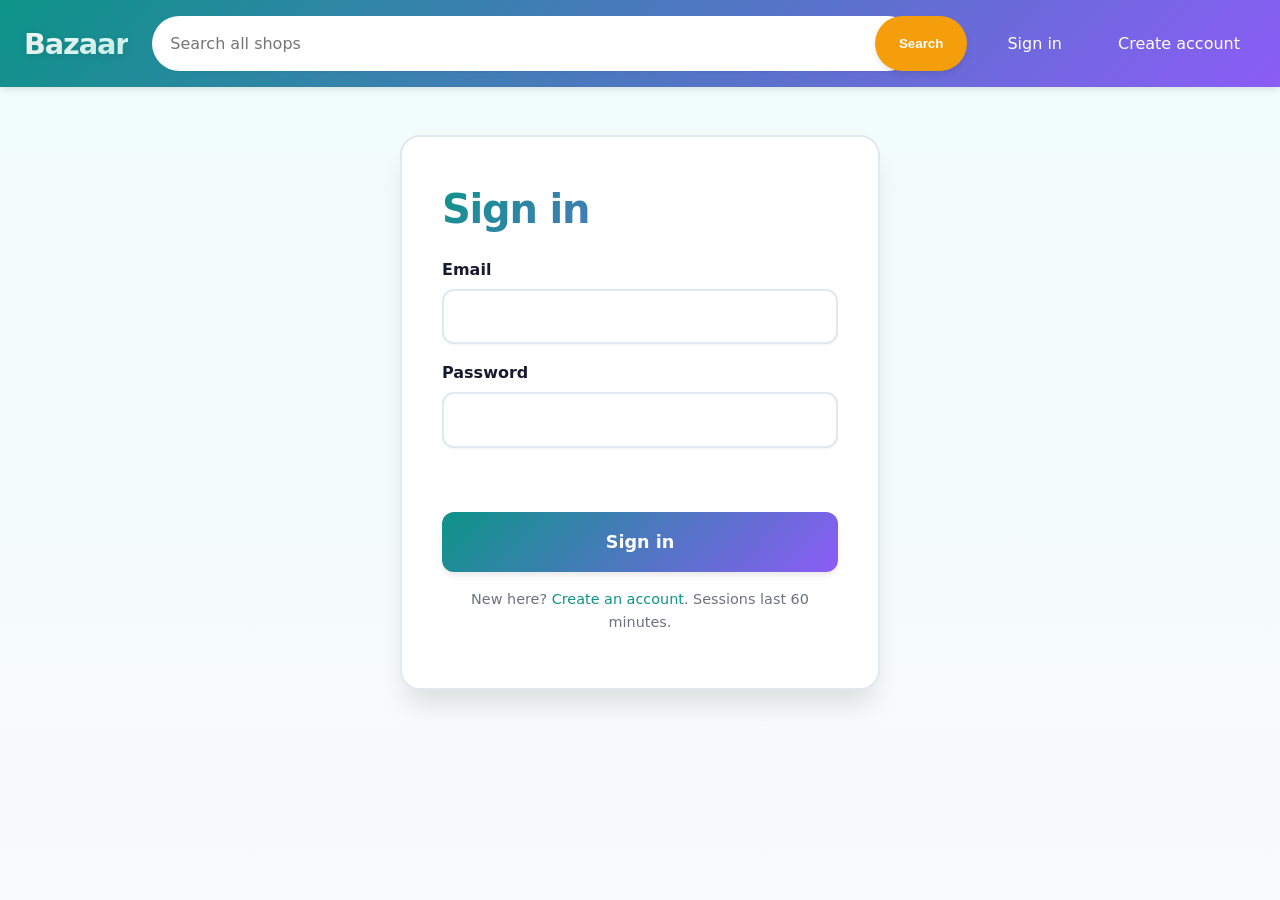
<file: front_end/index.html>
<!DOCTYPE html>
<html lang="en"><head><meta charset="utf-8"><meta name="viewport" content="width=device-width,initial-scale=1">
<title>Bazaar - Shop Local, Shop Smart</title><link rel="stylesheet" href="css/style.css?v=9"></head>
<body><header id="site-header"></header>
<main class="wrap">
<div class="hero">
  <div class="hero-content">
    <div class="hero-text">
      <h2>🛍️ Welcome to Bazaar</h2>
      <p>Discover amazing products from local sellers. Fast delivery, secure payments, and the best deals in town!</p>
    </div>
    <div class="hero-features">
      <div class="feature-card">
        <div class="feature-icon">🚚</div>
        <div class="feature-title">Fast Delivery</div>
        <div class="feature-desc">Get your orders delivered within hours</div>
      </div>
      <div class="feature-card">
        <div class="feature-icon">🔒</div>
        <div class="feature-title">Secure Payments</div>
        <div class="feature-desc">100% secure transactions guaranteed</div>
      </div>
      <div class="feature-card">
        <div class="feature-icon">💰</div>
        <div class="feature-title">Best Prices</div>
        <div class="feature-desc">Competitive prices from local sellers</div>
      </div>
      <div class="feature-card">
        <div class="feature-icon">⭐</div>
        <div class="feature-title">Top Quality</div>
        <div class="feature-desc">Verified sellers with quality products</div>
      </div>
    </div>
  </div>
</div>
<div class="stats-section">
  <div class="stat-card">
    <div class="stat-value">500+</div>
    <div class="stat-label">Products</div>
  </div>
  <div class="stat-card">
    <div class="stat-value">50+</div>
    <div class="stat-label">Sellers</div>
  </div>
  <div class="stat-card">
    <div class="stat-value">1000+</div>
    <div class="stat-label">Orders</div>
  </div>
  <div class="stat-card">
    <div class="stat-value">4.9★</div>
    <div class="stat-label">Rating</div>
  </div>
</div>
<div class="titlebar"><h1 id="title">All products</h1><p id="meta"></p></div>
<div id="grid" class="grid" aria-live="polite" aria-busy="true"></div>
<nav id="pager" class="pager" aria-label="Pagination"></nav>
</main>
<script src="js/config.js"></script><script src="js/utils.js"></script><script src="js/api.js?v=8"></script><script src="js/auth.js"></script><script src="js/cart.js"></script><script src="js/products.js?v=2"></script>
</body></html>
</file>
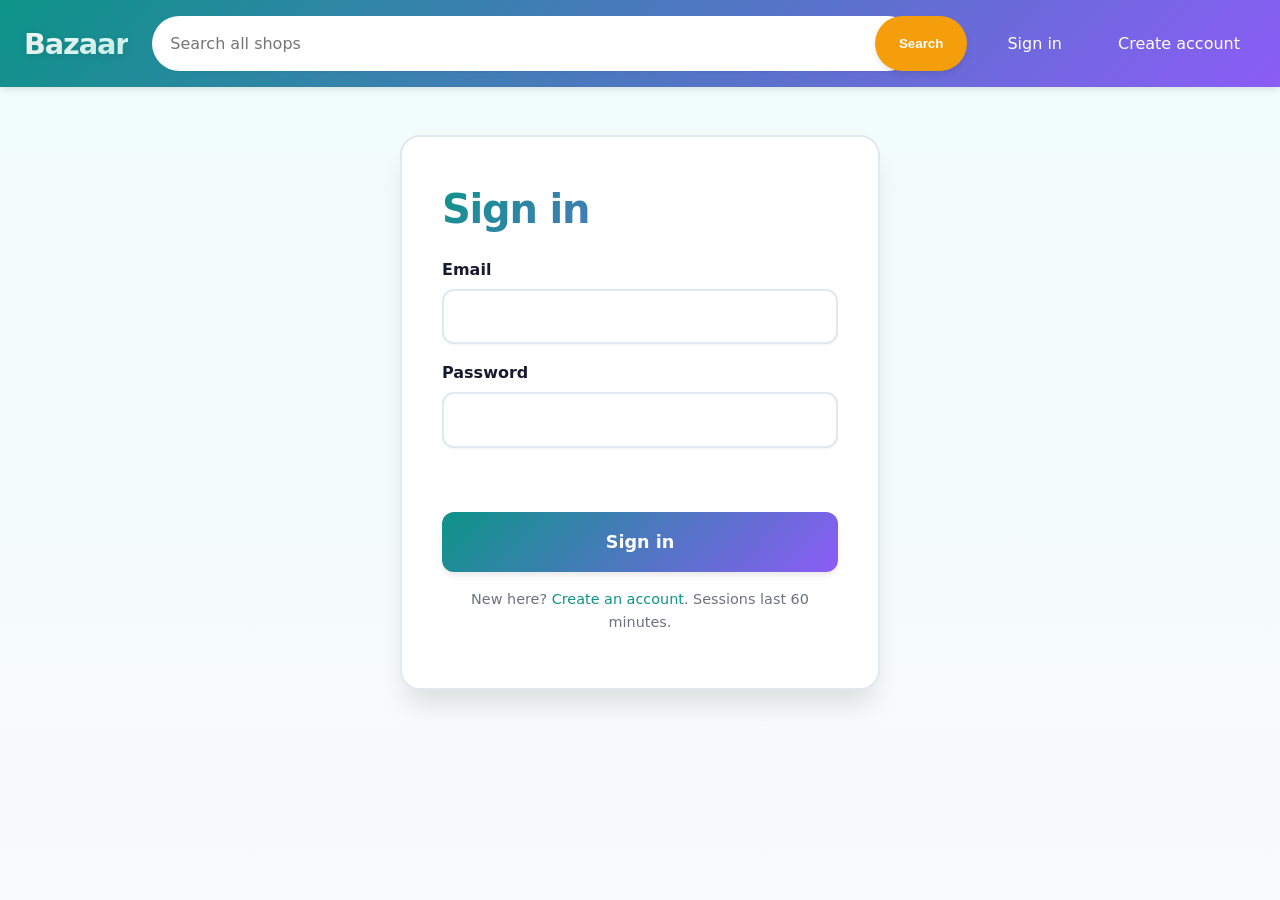
<file: front_end/cart.html>
<!DOCTYPE html>
<html lang="en"><head><meta charset="utf-8"><meta name="viewport" content="width=device-width,initial-scale=1">
<title>Your cart</title><link rel="stylesheet" href="css/style.css"></head>
<body><header id="site-header"></header>
<main class="wrap" id="app"></main>
<script src="js/config.js"></script><script src="js/utils.js"></script><script src="js/api.js"></script><script src="js/auth.js"></script><script src="js/cart.js"></script><script src="js/checkout.js"></script>
</body></html>
</file>
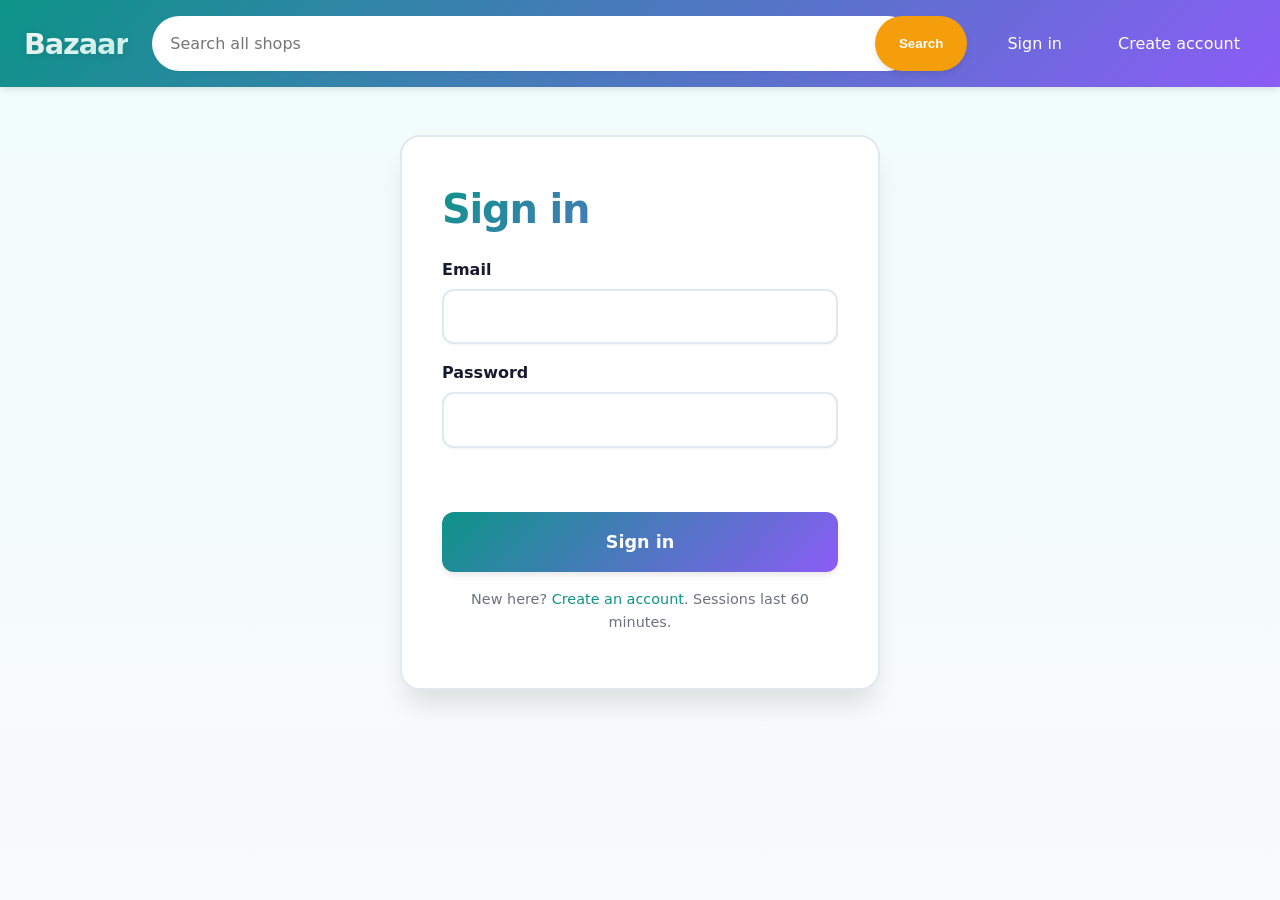
<file: front_end/login.html>
<!DOCTYPE html>
<html lang="en"><head><meta charset="utf-8"><meta name="viewport" content="width=device-width,initial-scale=1">
<title>Sign in</title><link rel="stylesheet" href="css/style.css?v=9"></head>
<body><header id="site-header"></header>
<main class="auth"><h1>Sign in</h1>
<form id="login-form" novalidate>
<label for="email">Email</label><input id="email" name="email" type="email" autocomplete="email" required>
<label for="password">Password</label><input id="password" name="password" type="password" autocomplete="current-password" required>
<p class="form-error" role="alert"></p>
<button class="btn" type="submit">Sign in</button>
</form>
<p class="hint">New here? <a href="register.html">Create an account</a>. Sessions last 60 minutes.</p></main>
<script src="js/config.js"></script><script src="js/utils.js"></script><script src="js/api.js?v=8"></script><script src="js/auth.js"></script><script src="js/cart.js"></script>
<script>renderHeader();</script></body></html>
</file>
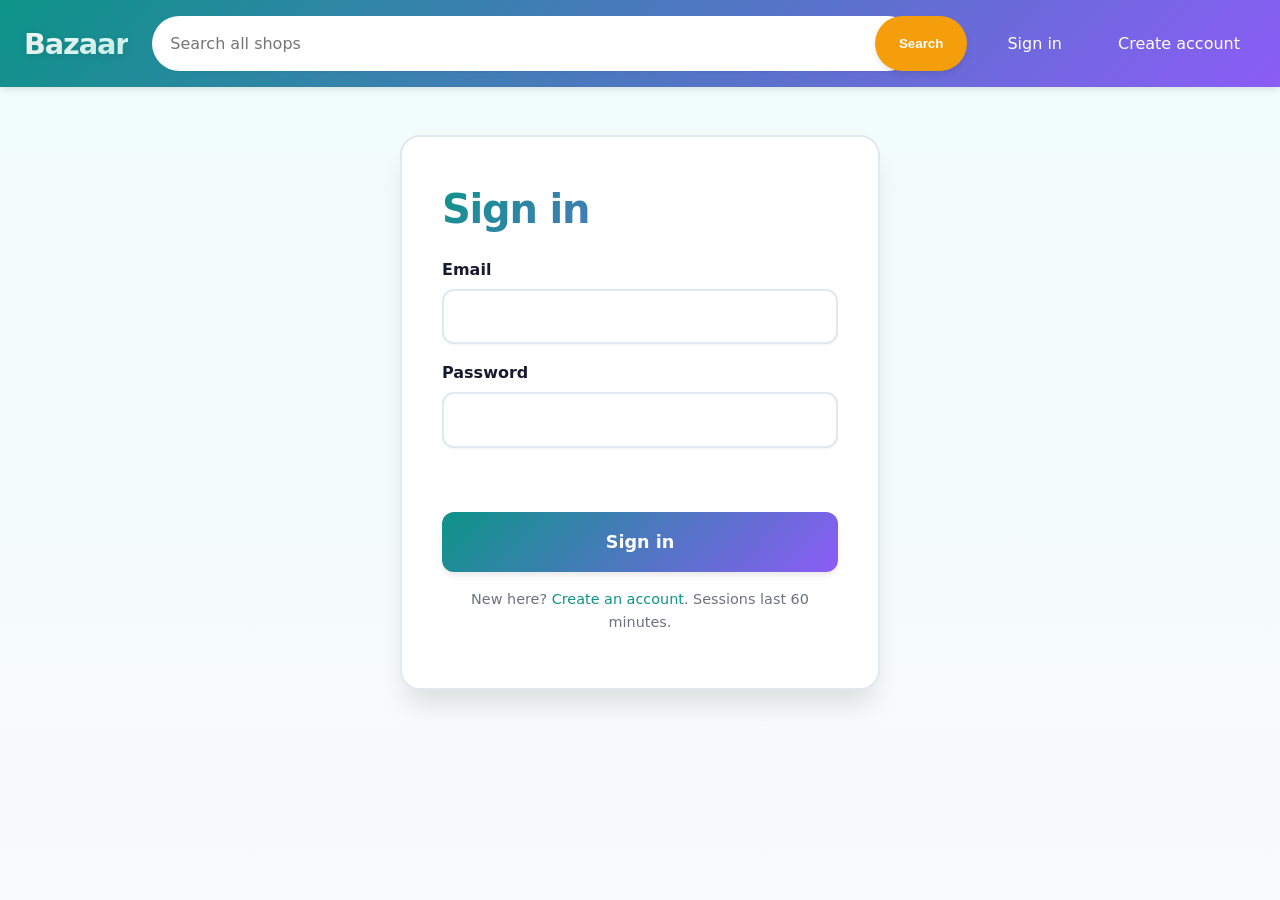
<file: front_end/orders.html>
<!DOCTYPE html>
<html lang="en"><head><meta charset="utf-8"><meta name="viewport" content="width=device-width,initial-scale=1">
<title>My Orders</title><link rel="stylesheet" href="css/style.css?v=12"></head>
<body><header id="site-header"></header>
<main class="wrap" id="app"></main>
<script src="js/config.js"></script><script src="js/utils.js"></script><script src="js/api.js?v=11"></script><script src="js/auth.js"></script><script src="js/cart.js"></script><script src="js/orders.js?v=8"></script>
</body></html>
</file>
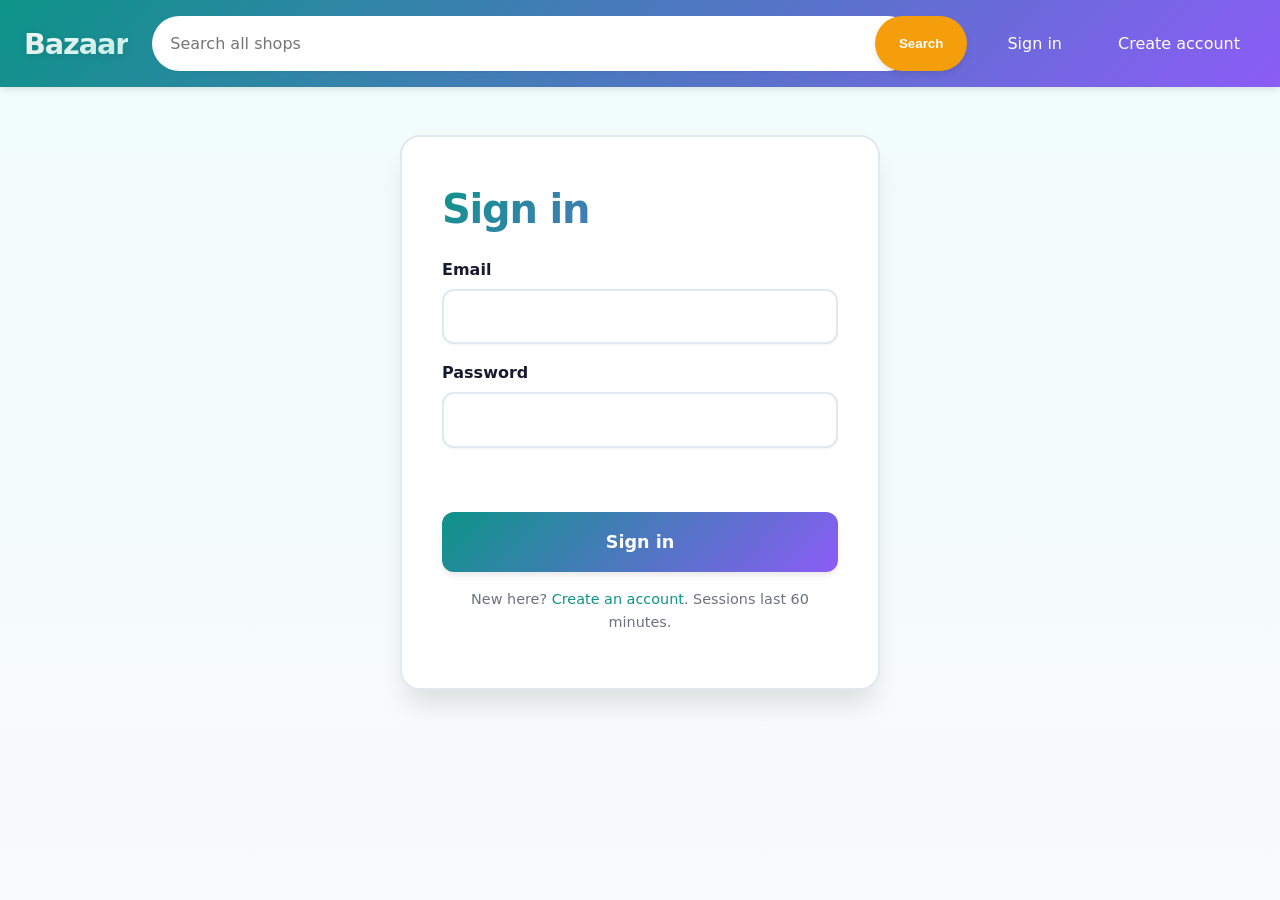
<file: front_end/product-details.html>
<!DOCTYPE html>
<html lang="en"><head><meta charset="utf-8"><meta name="viewport" content="width=device-width,initial-scale=1">
<title>Product</title><link rel="stylesheet" href="css/style.css"></head>
<body><header id="site-header"></header>
<main class="wrap" id="app"></main>
<script src="js/config.js"></script><script src="js/utils.js"></script><script src="js/api.js"></script><script src="js/auth.js"></script><script src="js/cart.js"></script><script src="js/details.js"></script>
</body></html>
</file>
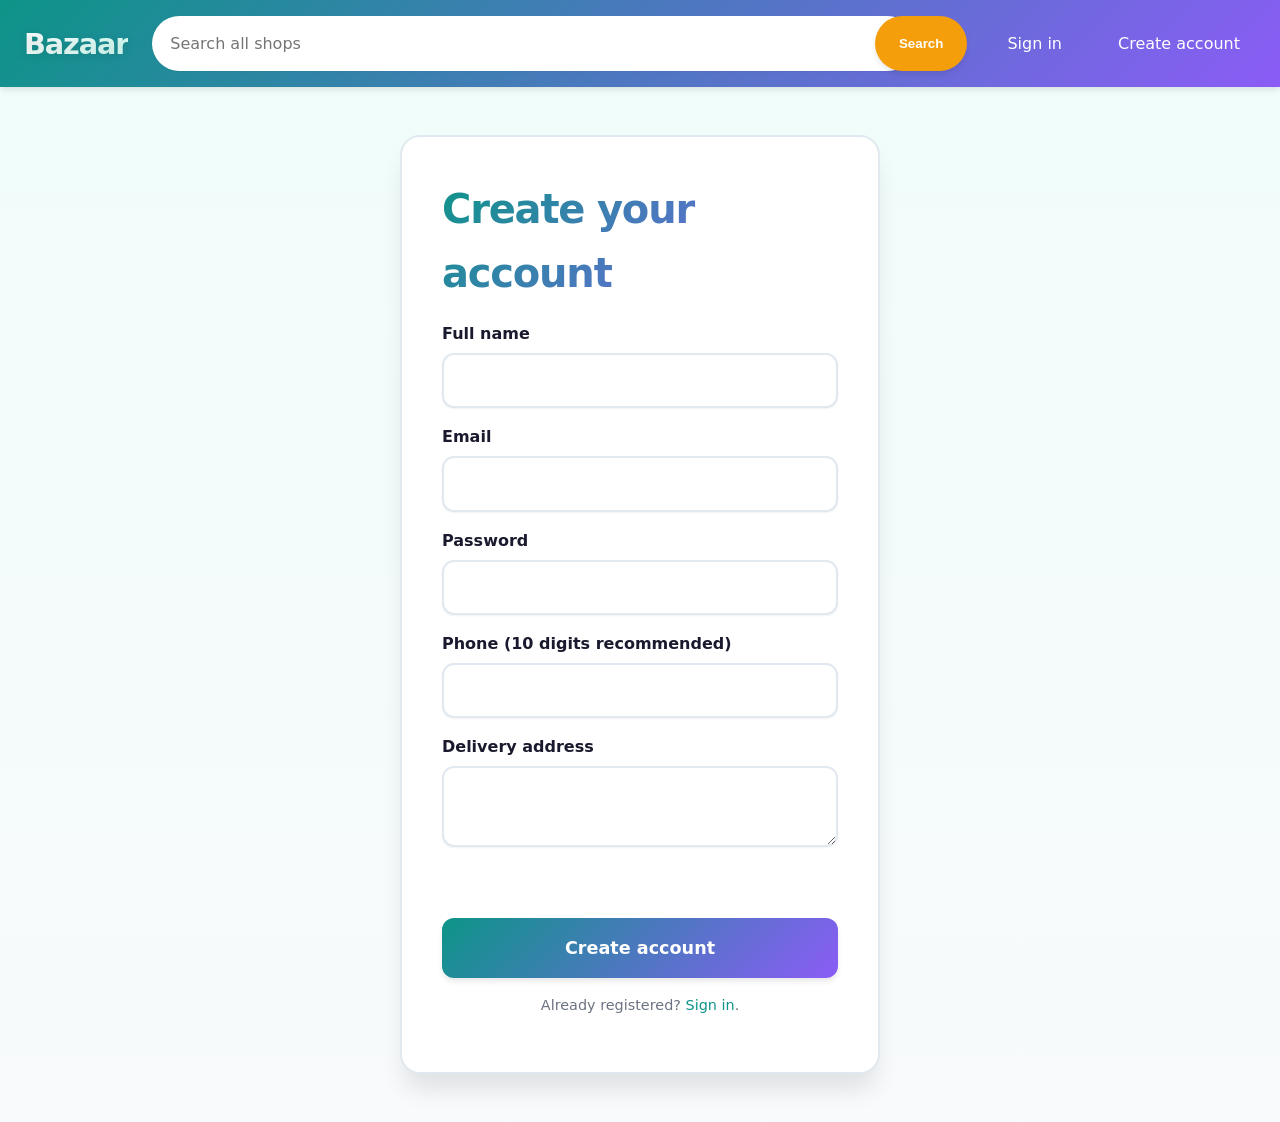
<file: front_end/register.html>
<!DOCTYPE html>
<html lang="en"><head><meta charset="utf-8"><meta name="viewport" content="width=device-width,initial-scale=1">
<title>Create account</title><link rel="stylesheet" href="css/style.css?v=9"></head>
<body><header id="site-header"></header>
<main class="auth"><h1>Create your account</h1>
<form id="register-form" novalidate>
<label for="name">Full name</label><input id="name" name="name" autocomplete="name" required>
<label for="email">Email</label><input id="email" name="email" type="email" autocomplete="email" required>
<label for="password">Password</label><input id="password" name="password" type="password" autocomplete="new-password" maxlength="72" required>
<label for="phone">Phone (10 digits recommended)</label><input id="phone" name="phone" type="tel" autocomplete="tel" required>
<label for="address">Delivery address</label><textarea id="address" name="address" rows="2" autocomplete="street-address" required></textarea>
<p class="form-error" role="alert"></p>
<button class="btn" type="submit">Create account</button>
</form>
<p class="hint">Already registered? <a href="login.html">Sign in</a>.</p></main>
<script src="js/config.js"></script><script src="js/utils.js"></script><script src="js/api.js?v=8"></script><script src="js/auth.js"></script><script src="js/cart.js"></script>
<script>renderHeader();</script></body></html>
</file>
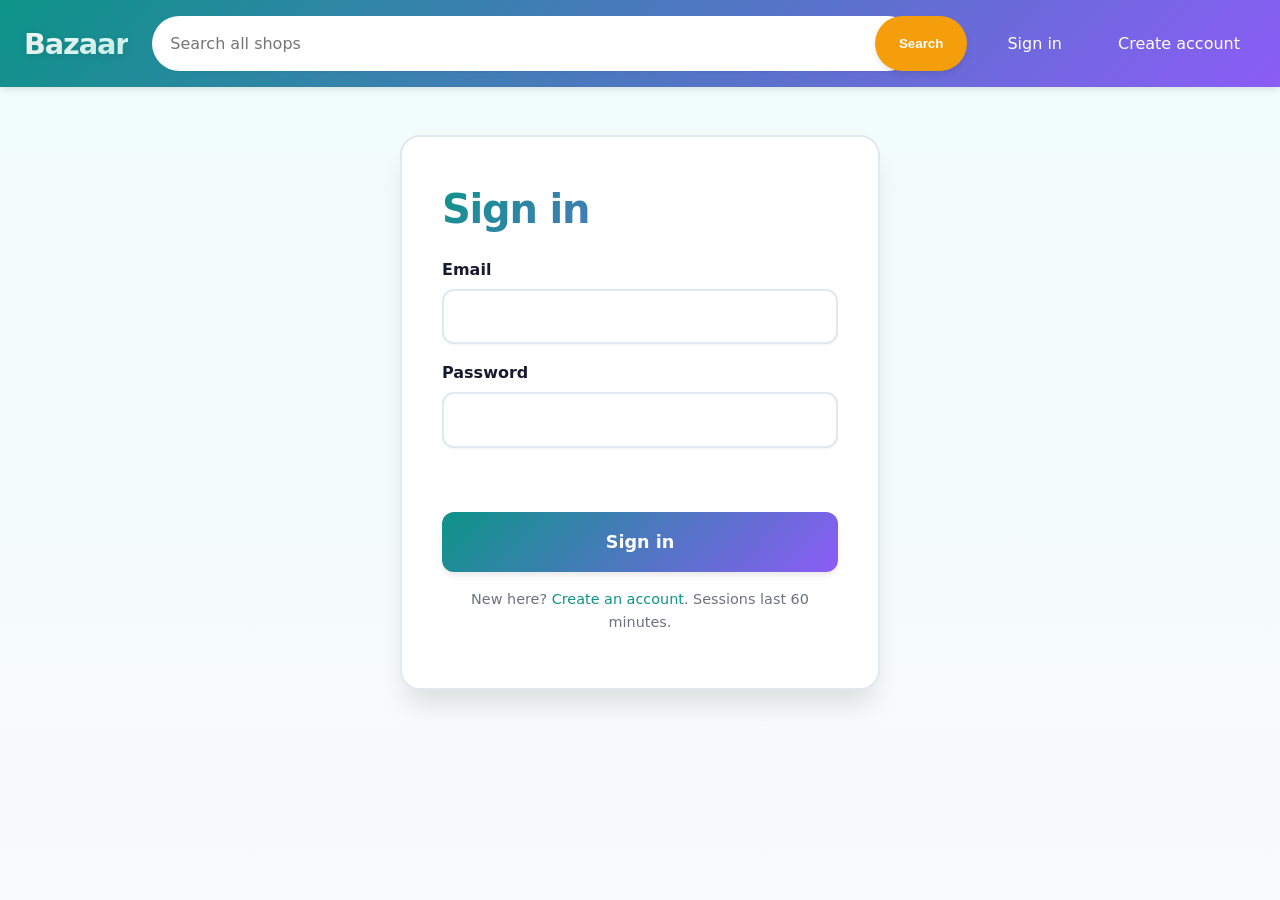
<file: front_end/seller.html>
<!DOCTYPE html>
<html lang="en"><head><meta charset="utf-8"><meta name="viewport" content="width=device-width,initial-scale=1">
<title>Sell</title><link rel="stylesheet" href="css/style.css?v=11"></head>
<body><header id="site-header"></header>
<main class="wrap" id="app"></main>
<script src="js/config.js"></script><script src="js/utils.js"></script><script src="js/api.js?v=10"></script><script src="js/auth.js"></script><script src="js/cart.js"></script><script src="js/seller.js?v=9"></script>
</body></html>
</file>
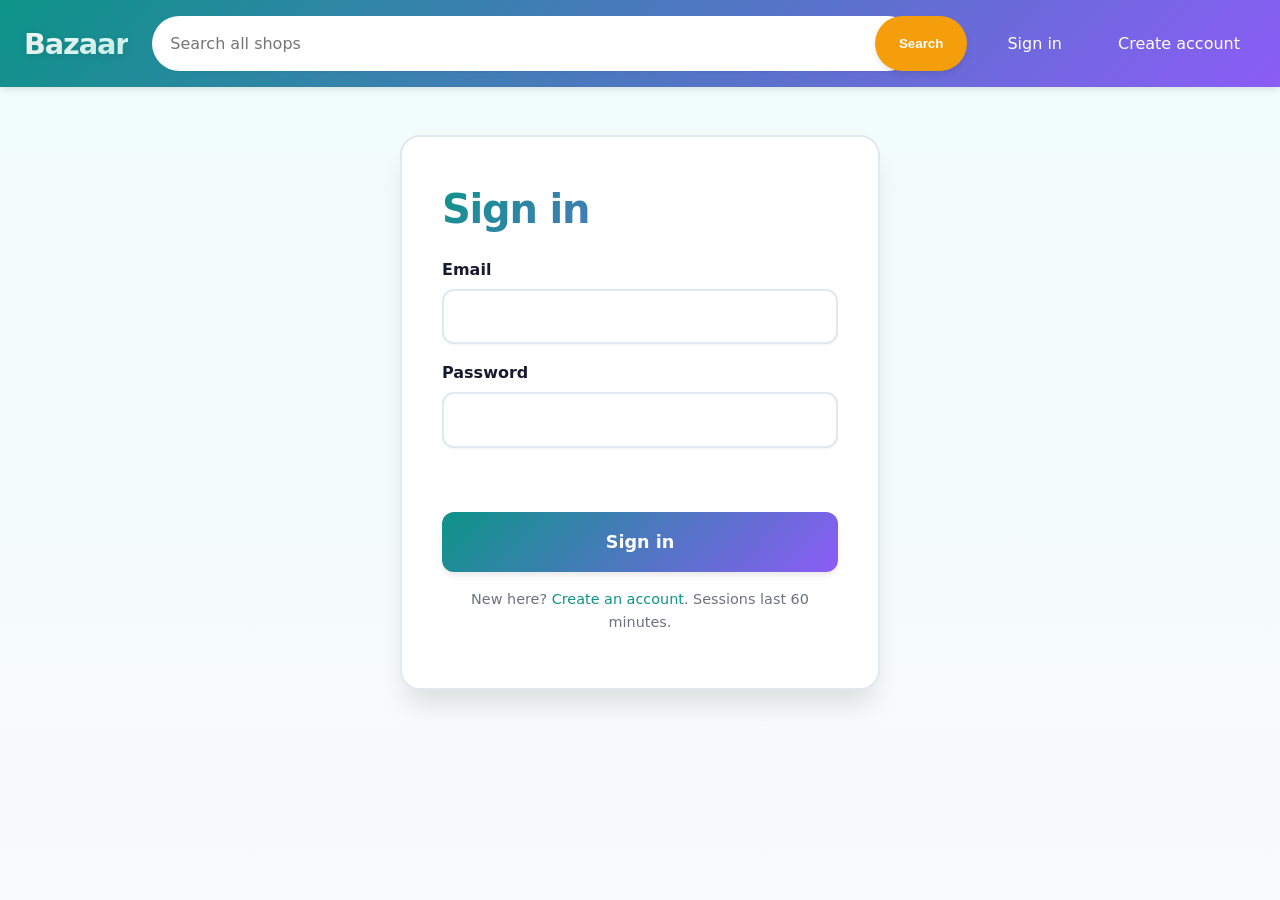
<file: front_end/shop.html>
<!DOCTYPE html>
<html lang="en"><head><meta charset="utf-8"><meta name="viewport" content="width=device-width,initial-scale=1">
<title>Shop</title><link rel="stylesheet" href="css/style.css"></head>
<body><header id="site-header"></header>
<main class="wrap" id="app"></main>
<script src="js/config.js"></script><script src="js/utils.js"></script><script src="js/api.js"></script><script src="js/auth.js"></script><script src="js/cart.js"></script><script src="js/shop.js"></script>
</body></html>
</file>
<file: front_end/css/style.css>
:root{
  --ink:#1a1a2e;
  --muted:#6b7280;
  --teal:#0d9488;
  --teal-d:#0f766e;
  --teal-l:#ccfbf1;
  --amber:#f59e0b;
  --amber-d:#d97706;
  --purple:#8b5cf6;
  --purple-d:#7c3aed;
  --paper:#f8fafc;
  --card:#ffffff;
  --line:#e2e8f0;
  --danger:#ef4444;
  --ok:#10b981;
  --r:12px;
  --gradient-primary: linear-gradient(135deg, #0d9488 0%, #8b5cf6 100%);
  --gradient-card: linear-gradient(145deg, #ffffff 0%, #f8fafc 100%);
  --shadow-sm: 0 1px 2px 0 rgba(0,0,0,0.05);
  --shadow-md: 0 4px 6px -1px rgba(0,0,0,0.1);
  --shadow-lg: 0 10px 15px -3px rgba(0,0,0,0.1);
  --shadow-xl: 0 20px 25px -5px rgba(0,0,0,0.1);
}
*{box-sizing:border-box}
body{margin:0;background:linear-gradient(180deg, #f0fdfa 0%, #f8fafc 100%);color:var(--ink);font:16px/1.6 "Inter",system-ui,-apple-system,Roboto,sans-serif;min-height:100vh}
a{color:var(--teal);text-decoration:none;transition:color 0.2s}a:hover{color:var(--teal-d)}
:focus-visible{outline:3px solid var(--amber);outline-offset:2px}
.sr{position:absolute;width:1px;height:1px;overflow:hidden;clip:rect(0 0 0 0)}

/* Enhanced Header with Gradient */
#site-header{background:var(--gradient-primary);color:#fff;box-shadow:var(--shadow-md);position:sticky;top:0;z-index:1000}
.bar{max-width:1400px;margin:auto;padding:1rem 1.5rem;display:flex;gap:1.5rem;align-items:center;flex-wrap:wrap}
.brand{font-size:1.8rem;font-weight:900;letter-spacing:-.04em;color:#fff;text-decoration:none;background:linear-gradient(135deg, #fff 0%, #ccfbf1 100%);-webkit-background-clip:text;-webkit-text-fill-color:transparent;background-clip:text;text-shadow:0 2px 10px rgba(0,0,0,0.1)}
.search{flex:1 1 320px;display:flex;position:relative}
.search input{flex:1;min-width:0;padding:.8rem 1rem;border:2px solid transparent;border-radius:50px;font:inherit;box-shadow:var(--shadow-sm);transition:all 0.3s}
.search input:focus{border-color:var(--teal);box-shadow:0 0 0 4px rgba(13,148,136,0.1);outline:none}
.search button{padding:.8rem 1.5rem;border:0;border-radius:50px;background:var(--amber);color:#fff;font-weight:700;cursor:pointer;box-shadow:var(--shadow-md);transition:all 0.3s;margin-left:-40px;z-index:10}
.search button:hover{background:var(--amber-d);transform:translateY(-1px);box-shadow:var(--shadow-lg)}
nav{display:flex;gap:1.5rem;align-items:center}
nav a,nav .link{color:#fff;text-decoration:none;font:inherit;background:none;border:0;cursor:pointer;padding:.5rem 1rem;border-radius:20px;transition:all 0.3s;font-weight:500}
nav a:hover,nav .link:hover{background:rgba(255,255,255,0.2);text-decoration:none;transform:translateY(-2px)}
nav .link{background:rgba(255,255,255,0.15);box-shadow:var(--shadow-sm)}
nav .link:hover{background:rgba(255,255,255,0.25)}
.wrap{max-width:1400px;margin:auto;padding:2rem 1.5rem 4rem}
.titlebar{display:flex;justify-content:space-between;align-items:baseline;flex-wrap:wrap;gap:1rem;margin-bottom:2rem}
h1{font-size:2.5rem;margin:0 0 .5rem;letter-spacing:-.03em;font-weight:800;background:var(--gradient-primary);-webkit-background-clip:text;-webkit-text-fill-color:transparent;background-clip:text}
#meta{color:var(--muted);margin:0;font-size:1.1rem}

/* Hero Section */
.hero{background:var(--gradient-primary);border-radius:24px;padding:3rem 2rem;margin-bottom:3rem;position:relative;overflow:hidden;box-shadow:var(--shadow-xl)}
.hero::before{content:'';position:absolute;top:-50%;right:-20%;width:60%;height:200%;background:radial-gradient(circle, rgba(255,255,255,0.1) 0%, transparent 70%);animation:float 6s ease-in-out infinite}
.hero::after{content:'';position:absolute;bottom:-30%;left:-10%;width:50%;height:150%;background:radial-gradient(circle, rgba(139,92,246,0.15) 0%, transparent 70%);animation:float 8s ease-in-out infinite reverse}
@keyframes float{0%,100%{transform:translate(0,0)}50%{transform:translate(20px,-20px)}}
.hero-content{position:relative;z-index:10;display:grid;grid-template-columns:1fr 1fr;gap:3rem;align-items:center}
.hero-text h2{font-size:2.2rem;font-weight:800;color:#fff;margin:0 0 1rem}
.hero-text p{font-size:1.15rem;color:rgba(255,255,255,0.9);margin:0 0 2rem;line-height:1.7}
.hero-features{display:grid;grid-template-columns:repeat(2,1fr);gap:1.5rem}
.feature-card{background:rgba(255,255,255,0.15);backdrop-filter:blur(10px);border-radius:16px;padding:1.5rem;border:1px solid rgba(255,255,255,0.2);transition:all 0.3s}
.feature-card:hover{transform:translateY(-5px);background:rgba(255,255,255,0.25);box-shadow:var(--shadow-lg)}
.feature-icon{font-size:2.5rem;margin-bottom:1rem}
.feature-title{font-weight:700;color:#fff;margin:0 0 .5rem;font-size:1.1rem}
.feature-desc{color:rgba(255,255,255,0.85);font-size:.9rem;margin:0;line-height:1.5}

/* Stats Section */
.stats-section{display:grid;grid-template-columns:repeat(4,1fr);gap:1.5rem;margin-bottom:3rem}
.stat-card{background:var(--card);border-radius:16px;padding:1.5rem;border:1px solid var(--line);box-shadow:var(--shadow-md);transition:all 0.3s;text-align:center}
.stat-card:hover{transform:translateY(-5px);box-shadow:var(--shadow-lg)}
.stat-value{font-size:2.5rem;font-weight:800;color:var(--teal);margin-bottom:.5rem}
.stat-label{color:var(--muted);font-size:.9rem;font-weight:600;text-transform:uppercase;letter-spacing:.05em}
.grid{display:grid;grid-template-columns:repeat(auto-fill,minmax(260px,1fr));gap:1.5rem}
.card{background:var(--gradient-card);border:1px solid var(--line);border-radius:16px;padding:1.5rem;display:flex;flex-direction:column;gap:.8rem;box-shadow:var(--shadow-md);transition:all 0.3s;position:relative;overflow:hidden}
.card::before{content:'';position:absolute;top:0;left:0;right:0;height:4px;background:var(--gradient-primary);opacity:0;transition:opacity 0.3s}
.card:hover{transform:translateY(-8px);box-shadow:var(--shadow-xl);border-color:var(--teal)}
.card:hover::before{opacity:1}
.card h2{font-size:1.15rem;margin:.3rem 0 0;line-height:1.4;font-weight:700}
.card h2 a{color:var(--ink);text-decoration:none;transition:color 0.2s}.card h2 a:hover{color:var(--teal)}
.shop{font-size:.85rem;color:var(--muted);font-weight:500;display:flex;align-items:center;gap:.4rem}
.shop::before{content:'🏪'}
.price{font-size:1.6rem;font-weight:800;margin:.3rem 0 0;color:var(--teal)}
.stock{margin:0;font-size:.85rem;color:var(--ok);font-weight:600;padding:.3rem .6rem;background:var(--teal-l);border-radius:20px;display:inline-block}.stock.low{color:var(--danger);background:#fee2e2}
.tile{aspect-ratio:4/3;border-radius:12px;display:grid;place-items:center;font-size:3.5rem;font-weight:900;color:hsl(var(--h) 45% 25%);background:hsl(var(--h) 55% 92%);transition:all 0.3s}
.card:hover .tile{transform:scale(1.05)}
.btn{margin-top:auto;padding:.8rem 1.5rem;border:0;border-radius:12px;background:var(--gradient-primary);color:#fff;font:inherit;font-weight:700;cursor:pointer;box-shadow:var(--shadow-md);transition:all 0.3s;position:relative;overflow:hidden}
.btn::before{content:'';position:absolute;top:0;left:-100%;width:100%;height:100%;background:linear-gradient(90deg, transparent, rgba(255,255,255,0.3), transparent);transition:left 0.5s}
.btn:hover::before{left:100%}
.btn:hover:not(:disabled){transform:translateY(-2px);box-shadow:var(--shadow-lg)}
.btn:disabled{background:var(--line);color:var(--muted);cursor:not-allowed;box-shadow:none}
.btn.alt{background:var(--purple);color:#fff}
.btn.danger{background:var(--danger);color:#fff}
.btn.success{background:var(--ok);color:#fff}
.pager{display:flex;gap:.75rem;justify-content:center;margin-top:2rem}
.pager a,.pager span{padding:.7rem 1.5rem;border:2px solid var(--line);border-radius:12px;background:#fff;text-decoration:none;font-weight:600;transition:all 0.3s}
.pager a:hover{border-color:var(--teal);color:var(--teal);transform:translateY(-2px);box-shadow:var(--shadow-md)}
.pager span{color:var(--muted);border-color:transparent}
.state{background:#fff;border:2px solid var(--line);border-radius:16px;padding:3rem;text-align:center;color:var(--muted);box-shadow:var(--shadow-md)}
.state.error{color:var(--danger);border-color:var(--danger);background:#fef2f2}
.auth{max-width:480px;margin:3rem auto;background:var(--card);border:2px solid var(--line);border-radius:20px;padding:2.5rem;box-shadow:var(--shadow-xl)}
.auth h2{font-size:1.8rem;font-weight:800;margin:0 0 2rem;text-align:center;color:var(--ink)}
.auth label{display:block;margin:1rem 0 .4rem;font-weight:600;color:var(--ink)}
.auth input,.auth textarea{width:100%;padding:.8rem 1rem;border:2px solid var(--line);border-radius:12px;font:inherit;transition:all 0.3s;box-shadow:var(--shadow-sm)}
.auth input:focus,.auth textarea:focus{border-color:var(--teal);box-shadow:0 0 0 4px rgba(13,148,136,0.1);outline:none}
.auth .btn{width:100%;margin-top:1.5rem;padding:1rem;font-size:1.1rem}
.form-error{color:var(--danger);min-height:1.5rem;margin:1rem 0 0;font-weight:500;text-align:center}
.hint{color:var(--muted);font-size:.9rem;text-align:center;margin-top:1rem}
#toasts{position:fixed;right:1.5rem;bottom:1.5rem;display:grid;gap:.75rem;z-index:1000;max-width:400px}
.toast{padding:1rem 1.5rem;border-radius:12px;background:var(--ink);color:#fff;box-shadow:var(--shadow-xl);font-weight:500;animation:slideIn 0.3s ease-out}
@keyframes slideIn{from{transform:translateX(100%);opacity:0}to{transform:translateX(0);opacity:1}}
.toast.ok{background:var(--ok)}.toast.error{background:var(--danger)}
@media (prefers-reduced-motion:no-preference){.btn{transition:all 0.3s}.card{transition:all 0.3s}}
@media (max-width:768px){
  .grid{grid-template-columns:repeat(2,1fr)}
  .tile{font-size:2.5rem}
  .hero-content{grid-template-columns:1fr;text-align:center}
  .hero-features{grid-template-columns:1fr}
  .stats-section{grid-template-columns:repeat(2,1fr)}
  .bar{padding:.8rem 1rem}
  .brand{font-size:1.4rem}
  h1{font-size:1.8rem}
}
@media (max-width:480px){
  .grid{grid-template-columns:1fr}
  .stats-section{grid-template-columns:1fr}
  .hero{padding:2rem 1.5rem}
  .hero-text h2{font-size:1.6rem}
}

/* ---- Part 2 ---- */
.detail{display:grid;grid-template-columns:minmax(220px,380px) 1fr;gap:2rem;background:#fff;border:1px solid var(--line);border-radius:var(--r);padding:1.25rem}
.detail .tile{font-size:6rem}.detail h1{margin-top:0}.desc{white-space:pre-line;max-width:65ch}
.buy{display:flex;gap:.75rem;align-items:center;flex-wrap:wrap;margin-top:1rem}.buy .btn{margin-top:0}
.qty{width:4.5rem;padding:.45rem;border:1px solid #9aa7ad;border-radius:6px;font:inherit}
.lines{list-style:none;margin:0;padding:0;background:#fff;border:1px solid var(--line);border-radius:var(--r)}
.line{display:grid;grid-template-columns:72px 1fr 90px 80px 100px auto;gap:.75rem;align-items:center;padding:.75rem;border-bottom:1px solid var(--line)}
.line:last-child{border-bottom:0}.line .tile{font-size:1.5rem}.lt{font-weight:700;text-align:right}
.rm{background:none;border:0;color:var(--danger);cursor:pointer;font:inherit}
.summary{margin-top:1rem;background:#fff;border:1px solid var(--line);border-radius:var(--r);padding:1rem;display:flex;flex-direction:column;gap:.5rem;align-items:flex-end}
.summary .total{font-size:1.4rem;font-weight:700;margin:0}
@media(max-width:700px){.detail{grid-template-columns:1fr}.line{grid-template-columns:56px 1fr auto}.line .unit{display:none}}

/* ---- Part 3 ---- */
.panel{background:#fff;border:1px solid var(--line);border-radius:var(--r);padding:1rem 1.25rem;margin-bottom:1.25rem}
.panel h2{margin:.2rem 0 .6rem;font-size:1.2rem}
.fld{margin:.6rem 0}.fld label{display:block;font-weight:600;margin-bottom:.2rem}
.fld input,.fld textarea{width:100%;max-width:520px;padding:.5rem .6rem;border:1px solid #9aa7ad;border-radius:6px;font:inherit}
.shops{display:grid;grid-template-columns:repeat(auto-fill,minmax(260px,1fr));gap:1rem;margin-bottom:1.25rem}
.shopcard{background:#fff;border:2px solid var(--line);border-radius:var(--r);padding:1rem;display:flex;flex-direction:column;gap:.5rem;transition:border-color .2s}
.shopcard:hover{border-color:var(--teal)}
.shopcard.on{border-color:var(--teal);background:var(--paper)}
.shopcard h3{margin:0;font-size:1.1rem}
.shopcard .shopcard-header{display:flex;justify-content:space-between;align-items:center;margin-bottom:.5rem}
.shopcard p{margin:0;color:var(--muted);font-size:.9rem;line-height:1.4}
.shopcard .shopcard-meta{display:flex;flex-direction:column;gap:.25rem;margin-top:.5rem;padding-top:.5rem;border-top:1px solid var(--line)}
.shopcard .shopcard-meta span{font-size:.85rem;color:var(--muted)}
.tbl{width:100%;border-collapse:collapse;background:#fff;border:1px solid var(--line)}
.tbl th,.tbl td{text-align:left;padding:.55rem .7rem;border-bottom:1px solid var(--line);vertical-align:middle}
.stockcell{white-space:nowrap}.btn.sm{padding:.3rem .7rem;margin:0 0 0 .4rem}
.tblwrap{overflow-x:auto}

/* Order cards for seller dashboard */
.orders{display:grid;gap:1rem;margin-top:1rem}
.ordercard{background:#fff;border:1px solid var(--line);border-radius:var(--r);padding:1.5rem}
.order-header{display:flex;justify-content:space-between;align-items:center;flex-wrap:wrap;gap:.75rem;margin-bottom:1.25rem;padding-bottom:1rem;border-bottom:2px solid var(--line)}
.order-header h3{margin:0;font-size:1.2rem}
.order-date{color:var(--muted);font-size:.9rem}
.order-customer{margin:.75rem 0;color:var(--muted);font-size:.9rem}
.ordercard .items{margin:.75rem 0;padding-left:1.1rem}
.ordercard .items li{margin:.35rem 0;line-height:1.6}
.order-total{font-size:1.2rem;font-weight:700;margin:.75rem 0}
.order-actions{display:flex;gap:.75rem;align-items:center;margin-top:1.25rem;padding-top:1rem;border-top:1px solid var(--line)}
.status-select{padding:.4rem .6rem;border:1px solid #9aa7ad;border-radius:6px;font:inherit;max-width:140px;font-size:.9rem}

/* Shop-specific order styling */
.order-shop{border-left:5px solid var(--teal)}
.order-shop .order-header{border-bottom-color:var(--teal-d)}
.order-shop .order-id-section{display:flex;align-items:center;gap:.5rem}
.order-shop .order-icon{font-size:1.5rem}
.order-shop .order-customer-section{background:var(--paper);padding:1rem;border-radius:6px;margin-bottom:1rem}
.order-shop .order-customer-section h4{margin:0 0 .5rem;font-size:1rem;color:var(--ink)}
.order-shop .customer-details{display:flex;flex-direction:column;gap:.25rem}
.order-shop .customer-detail{font-size:.9rem;color:var(--muted)}
.order-shop .order-items-section{margin-bottom:1rem}
.order-shop .order-items-section h4{margin:0 0 .5rem;font-size:1rem;color:var(--ink)}
.order-shop .order-items-section .items{margin:.5rem 0;padding-left:1.25rem}
.order-shop .order-items-section .items li{display:flex;justify-content:space-between;align-items:center;padding:.25rem 0}
.order-shop .order-items-section .item-name{font-weight:600;color:var(--ink)}
.order-shop .order-items-section .item-qty{color:var(--muted)}
.order-shop .order-items-section .item-total{font-weight:700;color:var(--teal)}
.order-shop .order-footer{display:flex;justify-content:space-between;align-items:center;padding:1rem;background:var(--paper);border-radius:6px;margin-bottom:1rem}
.order-shop .order-total-label{font-size:.9rem;color:var(--muted)}
.order-shop .order-total-amount{font-size:1.4rem;font-weight:700;color:var(--teal)}
.order-shop .action-hint{font-size:.85rem;color:var(--muted);margin-right:auto;padding-right:1rem}

/* Customer order styling */
.order{background:#fff;border:1px solid var(--line);border-radius:var(--r);padding:1.5rem;margin-bottom:1.5rem}
.order-customer{border-left:5px solid var(--amber)}
.order-customer .order-header{border-bottom-color:var(--line)}
.order-customer .order-id-section{display:flex;align-items:center;gap:.5rem}
.order-customer .order-icon{font-size:1.5rem}
.order-customer .order-meta{display:flex;gap:1.5rem;margin-bottom:1rem;padding:.75rem;background:var(--paper);border-radius:6px}
.order-customer .order-date{font-size:.9rem;color:var(--muted)}
.order-customer .order-items-count{font-size:.9rem;color:var(--muted)}
.order-customer .order-items{margin:1rem 0;padding:1rem;background:var(--paper);border-radius:6px}
.order-customer .order-items h4{margin:0 0 .75rem;font-size:1rem;color:var(--ink)}
.order-customer .order-items ul{margin:0;padding-left:1.25rem}
.order-customer .order-items li{display:flex;justify-content:space-between;align-items:center;padding:.4rem 0;border-bottom:1px solid var(--line)}
.order-customer .order-items li:last-child{border-bottom:0}
.order-customer .item-name{font-weight:600;color:var(--ink);flex:1}
.order-customer .item-qty{color:var(--muted);margin:0 1rem}
.order-customer .item-price{color:var(--muted);margin:0 1rem}
.order-customer .item-total{font-weight:700;color:var(--ink)}
.order-customer .order-footer{display:flex;justify-content:space-between;align-items:center;padding:1rem;background:var(--paper);border-radius:6px;margin-top:1rem}
.order-customer .order-total-label{font-size:.9rem;color:var(--muted)}
.order-customer .order-total-amount{font-size:1.4rem;font-weight:700;color:var(--ink)}
.order-customer .order-actions{display:flex;justify-content:flex-end;margin-top:1rem;padding-top:1rem;border-top:1px solid var(--line)}

/* Page headers with context */
.page-header{margin-bottom:2rem;padding:2rem;background:var(--gradient-primary);border-radius:20px;color:#fff;box-shadow:var(--shadow-lg)}
.page-header h1{margin:0 0 .5rem;font-size:2rem;color:#fff;font-weight:800}
.page-header .page-subtitle{margin:0;color:rgba(255,255,255,0.9);font-size:1.1rem}
.page-header-customer{background:linear-gradient(135deg, var(--amber) 0%, var(--amber-d) 100%)}
.page-header-seller{background:var(--gradient-primary)}
.page-header .back-link{display:inline-block;margin-top:1rem;color:#fff;text-decoration:none;font-weight:600;padding:.5rem 1rem;background:rgba(255,255,255,0.2);border-radius:12px;transition:all 0.3s}
.page-header .back-link:hover{background:rgba(255,255,255,0.3);transform:translateX(-5px)}

/* Button variants */
.btn-success{background:var(--ok);color:#fff;box-shadow:0 4px 12px rgba(16,185,129,0.3)}
.btn-success:hover:not(:disabled){transform:translateY(-2px);box-shadow:0 6px 16px rgba(16,185,129,0.4)}
.btn-primary{background:var(--teal);color:#fff;box-shadow:0 4px 12px rgba(13,148,136,0.3)}
.btn-primary:hover:not(:disabled){transform:translateY(-2px);box-shadow:0 6px 16px rgba(13,148,136,0.4)}
.btn-danger{background:var(--danger);color:#fff;box-shadow:0 4px 12px rgba(239,68,68,0.3)}
.btn-danger:hover:not(:disabled){transform:translateY(-2px);box-shadow:0 6px 16px rgba(239,68,68,0.4)}

/* Status badges */
.badge{padding:.3rem .8rem;border-radius:20px;background:var(--paper);border:1px solid var(--line);font-size:.85rem;font-weight:600;text-transform:uppercase;letter-spacing:.03em}
.badge.ok{background:var(--ok);color:#fff;border-color:var(--ok);box-shadow:0 2px 8px rgba(16,185,129,0.3)}
.badge.warn{background:var(--amber);color:var(--ink);border-color:var(--amber);box-shadow:0 2px 8px rgba(245,158,11,0.3)}
.badge.info{background:var(--purple);color:#fff;border-color:var(--purple);box-shadow:0 2px 8px rgba(139,92,246,0.3)}
.badge.error{background:var(--danger);color:#fff;border-color:var(--danger);box-shadow:0 2px 8px rgba(239,68,68,0.3)}
.badge.neutral{background:var(--muted);color:#fff;border-color:var(--muted)}

/* Tabs for seller dashboard - Fixed at bottom for easy access */
.tabs{position:sticky;bottom:0;z-index:100;display:flex;gap:0;margin:2rem 0 0;padding:1.25rem;background:#fff;border-top:2px solid var(--line);box-shadow:0 -8px 20px rgba(0,0,0,.08);border-radius:0 0 20px 20px}
.tab{flex:1;padding:1rem;border:none;background:none;font:inherit;font-weight:700;cursor:pointer;color:var(--muted);border-bottom:3px solid transparent;margin-bottom:-1rem;text-align:center;transition:all .3s ease;display:flex;align-items:center;justify-content:center;gap:.5rem;font-size:1rem;border-radius:12px 12px 0 0}
.tab:hover{color:var(--ink);background:var(--paper);transform:translateY(-2px)}
.tab.active{color:var(--teal);border-bottom-color:var(--teal);background:var(--teal-l);box-shadow:0 -4px 12px rgba(13,148,136,0.15)}

/* Professional seller dashboard sections */
.seller-section{background:var(--card);border:2px solid var(--line);border-radius:20px;padding:2rem;margin-bottom:2rem;box-shadow:var(--shadow-md);transition:all 0.3s}
.seller-section:hover{box-shadow:var(--shadow-lg)}
.seller-section h2{margin:0 0 1.5rem;font-size:1.5rem;color:var(--ink);border-bottom:2px solid var(--line);padding-bottom:1rem;font-weight:800}
.seller-section h3{margin:0 0 1rem;font-size:1.2rem;color:var(--ink);font-weight:700}

/* Enhanced tables */
.tbl{width:100%;border-collapse:collapse;background:var(--card);border:2px solid var(--line);border-radius:16px;overflow:hidden;box-shadow:var(--shadow-sm)}
.tbl thead{background:var(--gradient-primary)}
.tbl th{font-weight:700;color:#fff;border-bottom:2px solid var(--teal-d);padding:1rem;font-size:.9rem;text-transform:uppercase;letter-spacing:.03em}
.tbl td{padding:1rem;border-bottom:1px solid var(--line);color:var(--ink)}
.tbl tr:hover{background:var(--paper)}
.tbl tr:last-child td{border-bottom:none}
.tbl tr:hover{background:var(--paper)}
.tbl td,.tbl th{text-align:left;padding:.75rem 1rem;border-bottom:1px solid var(--line);vertical-align:middle}
.tbl tr:last-child td{border-bottom:0}

/* Customer info in sales table */
.customer-info{font-size:.85rem;color:var(--muted);margin:.15rem 0;line-height:1.3}
.customer-info:first-child{margin-top:.25rem}

/* Action buttons styling */
.action-group{display:flex;gap:.5rem;align-items:center;flex-wrap:wrap}
.btn-group{display:flex;gap:.5rem}

/* Stats cards */
.stats-grid{display:grid;grid-template-columns:repeat(auto-fit,minmax(200px,1fr));gap:1rem;margin-bottom:1.5rem}
.stat-card{background:#fff;border:1px solid var(--line);border-radius:var(--r);padding:1.25rem;text-align:center}
.stat-card .stat-value{font-size:2rem;font-weight:700;color:var(--teal);margin:.25rem 0}
.stat-card .stat-label{color:var(--muted);font-size:.9rem;margin:0}

/* Empty states */
.empty-state{text-align:center;padding:4rem 2rem;background:var(--card);border:2px dashed var(--line);border-radius:20px;color:var(--muted)}
.empty-state-icon{font-size:4rem;margin-bottom:1.5rem;opacity:.7}
.empty-state-title{font-size:1.4rem;font-weight:700;color:var(--ink);margin:0 0 1rem}
.empty-state-text{font-size:1rem;line-height:1.6;margin:0}
.empty-state a{color:var(--teal);font-weight:600;text-decoration:underline}
</file>
